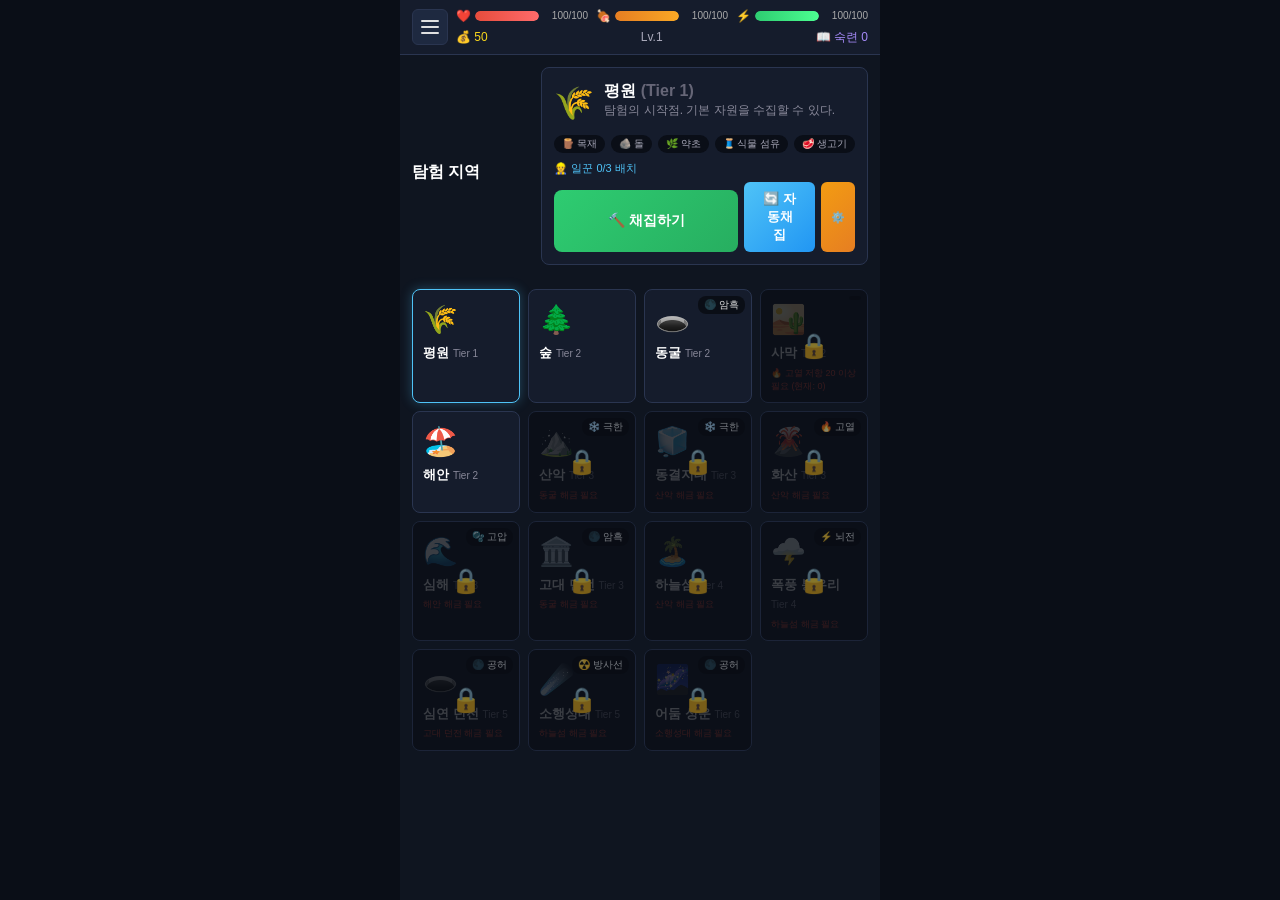
<file: index.html>
<!DOCTYPE html>
<html lang="ko">
<head>
  <meta charset="UTF-8">
  <meta name="viewport" content="width=device-width, initial-scale=1.0, user-scalable=no">
  <title>생존의 별 - Survival Crafting Game</title>
  <link rel="stylesheet" href="css/style.css">
  <link rel="stylesheet" href="css/sidebar.css">
</head>
<body>
  <div id="app">
    <!-- Top Bar -->
    <header id="top-bar">
      <button id="menu-toggle" class="menu-toggle" aria-label="메뉴 열기">
        <span class="hamburger-icon">
          <span></span>
          <span></span>
          <span></span>
        </span>
      </button>
      <div class="status-meters">
        <div class="meter" id="hp-meter">
          <span class="meter-icon">❤️</span>
          <div class="meter-bar"><div class="meter-fill hp-fill"></div></div>
          <span class="meter-text">100/100</span>
        </div>
        <div class="meter" id="hunger-meter">
          <span class="meter-icon">🍖</span>
          <div class="meter-bar"><div class="meter-fill hunger-fill"></div></div>
          <span class="meter-text">100/100</span>
        </div>
        <div class="meter" id="stamina-meter">
          <span class="meter-icon">⚡</span>
          <div class="meter-bar"><div class="meter-fill stamina-fill"></div></div>
          <span class="meter-text">100/100</span>
        </div>
      </div>
      <div class="top-info">
        <span id="gold-display">💰 0</span>
        <span id="level-display">Lv.1</span>
        <span id="mastery-display">📖 숙련 0</span>
        <div id="buff-display" class="buff-bar"></div>
      </div>
    </header>

    <!-- Sidebar Navigation -->
    <nav id="sidebar-nav" class="sidebar-nav">
      <div class="sidebar-header">
        <h2>생존의 별</h2>
        <button id="sidebar-close" class="sidebar-close" aria-label="메뉴 닫기">✕</button>
      </div>
      <ul class="sidebar-menu">
        <li><button class="tab-btn active" data-tab="zones">🗺️ 지역</button></li>
        <li><button class="tab-btn" data-tab="inventory">🎒 인벤토리</button></li>

        <!-- 제작 카테고리 -->
        <li class="menu-category">
          <button class="category-btn">🔨 제작</button>
          <ul class="submenu">
            <li><button class="tab-btn" data-tab="crafting" data-filter="material">📦 재료</button></li>
            <li><button class="tab-btn" data-tab="crafting" data-filter="equipment">⚔️ 장비</button></li>
            <li><button class="tab-btn" data-tab="crafting" data-filter="tool">🔧 도구</button></li>
            <li><button class="tab-btn" data-tab="crafting" data-filter="vehicle">🚀 탈것</button></li>
            <li><button class="tab-btn" data-tab="crafting" data-filter="food">🍖 음식</button></li>
            <li><button class="tab-btn" data-tab="crafting" data-filter="buff">✨ 버프</button></li>
          </ul>
        </li>

        <li><button class="tab-btn" data-tab="workers">👷 일꾼</button></li>
        <li><button class="tab-btn" data-tab="combat">⚔️ 전투</button></li>
        <li><button class="tab-btn" data-tab="expedition">🏰 원정대</button></li>
        <li><button class="tab-btn" data-tab="codex">📖 도감</button></li>
        <li><button class="tab-btn" data-tab="missions">📜 미션</button></li>
        <li><button class="tab-btn" data-tab="shrine">🏛️ 봉헌</button></li>
        <li><button class="tab-btn" data-tab="market">🏪 시장</button></li>
      </ul>
    </nav>

    <!-- Overlay for sidebar -->
    <div id="sidebar-overlay" class="sidebar-overlay"></div>

    <!-- Tab Content -->
    <main id="tab-content">
      <!-- Zones Tab -->
      <div class="tab-panel active" id="panel-zones">
        <div class="panel-header">
          <h2>탐험 지역</h2>
          <div id="current-zone-info"></div>
        </div>
        <div id="zone-list" class="card-grid"></div>
      </div>

      <!-- Inventory Tab -->
      <div class="tab-panel" id="panel-inventory">
        <div class="panel-header">
          <h2>인벤토리</h2>
          <div class="filter-bar">
            <button class="filter-btn active" data-filter="all">전체</button>
            <button class="filter-btn" data-filter="resource">자원</button>
            <button class="filter-btn" data-filter="equipment">장비</button>
            <button class="filter-btn" data-filter="material">가공품</button>
          </div>
        </div>
        <div id="inventory-list" class="item-grid"></div>
      </div>

      <!-- Crafting Tab -->
      <div class="tab-panel" id="panel-crafting">
        <div class="panel-header">
          <h2>제작</h2>
          <div class="filter-bar">
            <button class="filter-btn active" data-filter="all">전체</button>
            <button class="filter-btn" data-filter="material">재료</button>
            <button class="filter-btn" data-filter="equipment">장비</button>
            <button class="filter-btn" data-filter="tool">도구</button>
            <button class="filter-btn" data-filter="vehicle">탈것</button>
            <button class="filter-btn" data-filter="food">음식</button>
            <button class="filter-btn" data-filter="buff">버프</button>
          </div>
        </div>
        <div id="crafting-progress" style="display:none;"></div>
        <div id="recipe-list" class="recipe-grid"></div>
      </div>

      <!-- Workers Tab -->
      <div class="tab-panel" id="panel-workers">
        <div class="panel-header">
          <h2>일꾼 관리</h2>
          <button id="btn-hire-worker" class="btn btn-primary">고용하기 💰</button>
        </div>
        <div id="worker-list" class="worker-grid"></div>
        <div id="worker-deploy-section">
          <h3>배치 현황</h3>
          <div id="deploy-status"></div>
        </div>
      </div>

      <!-- Combat Tab -->
      <div class="tab-panel" id="panel-combat">
        <div class="panel-header">
          <h2>전투</h2>
          <div id="combat-zone-select"></div>
        </div>
        <div id="monster-list" class="monster-grid"></div>
        <div id="combat-arena" class="hidden">
          <div id="combat-log"></div>
          <div id="combat-actions"></div>
        </div>
        <div id="raid-section">
          <h3>⚔️ 레이드 보스</h3>
          <div id="raid-list"></div>
        </div>
      </div>

      <!-- Expedition Tab -->
      <div class="tab-panel" id="panel-expedition">
        <div class="panel-header">
          <h2>🏰 원정대</h2>
          <button id="btn-hire-merc" class="btn btn-primary">용병 고용 💰</button>
        </div>
        <div id="active-expeditions"></div>
        <div id="mercenary-list" class="card-grid"></div>
        <div id="expedition-history"></div>
      </div>

      <!-- Vehicles Tab -->
      <div class="tab-panel" id="panel-vehicles">
        <div class="panel-header">
          <h2>탈것 제작소</h2>
        </div>
        <div id="vehicle-owned" class="vehicle-grid">
          <h3>보유 탈것</h3>
          <div id="owned-vehicle-list"></div>
        </div>
        <div id="vehicle-craft" class="vehicle-grid">
          <h3>제작 가능</h3>
          <div id="craftable-vehicle-list"></div>
        </div>
      </div>

      <!-- Codex Tab -->
      <div class="tab-panel" id="panel-codex">
        <div class="panel-header">
          <h2>도감</h2>
        </div>
        <div id="codex-progress"></div>
        <div class="filter-buttons">
          <button class="filter-btn active" data-filter="all">전체</button>
          <button class="filter-btn" data-filter="resources">자원</button>
          <button class="filter-btn" data-filter="monsters">몬스터</button>
          <button class="filter-btn" data-filter="equipment">장비</button>
        </div>
        <div id="codex-list" class="scroll-container"></div>
      </div>

      <!-- Missions Tab -->
      <div class="tab-panel" id="panel-missions">
        <div class="panel-header">
          <h2>미션 & 업적</h2>
        </div>
        <div id="missions-timer"></div>
        <div class="filter-buttons">
          <button class="filter-btn active" data-filter="daily">일일</button>
          <button class="filter-btn" data-filter="weekly">주간</button>
          <button class="filter-btn" data-filter="achievements">업적</button>
        </div>
        <div id="missions-list" class="scroll-container"></div>
      </div>

      <!-- Shrine Tab -->
      <div class="tab-panel" id="panel-shrine">
        <div class="panel-header">
          <h2>봉헌의 제단</h2>
        </div>
        <div id="shrine-stats"></div>
        <div id="shrine-milestones"></div>
        <h3 style="color:#a78bfa;margin:12px 0 8px;">봉헌 가능한 장비</h3>
        <div id="shrine-equipment-list" class="item-grid"></div>
      </div>

      <!-- Market Tab -->
      <div class="tab-panel" id="panel-market">
        <div class="panel-header">
          <h2>시장</h2>
          <span id="market-timer">다음 시세 변동: --</span>
        </div>
        <div id="market-list" class="market-grid"></div>
      </div>
    </main>

    <!-- Modal Overlay -->
    <div id="modal-overlay" class="hidden">
      <div id="modal-content">
        <button id="modal-close" class="btn-close">✕</button>
        <div id="modal-body"></div>
      </div>
    </div>

    <!-- Toast Notifications -->
    <div id="toast-container"></div>

    <!-- (패배 모달은 기존 modal 시스템 사용) -->
  </div>

  <script type="module" src="js/main.js"></script>
</body>
</html>
</file>
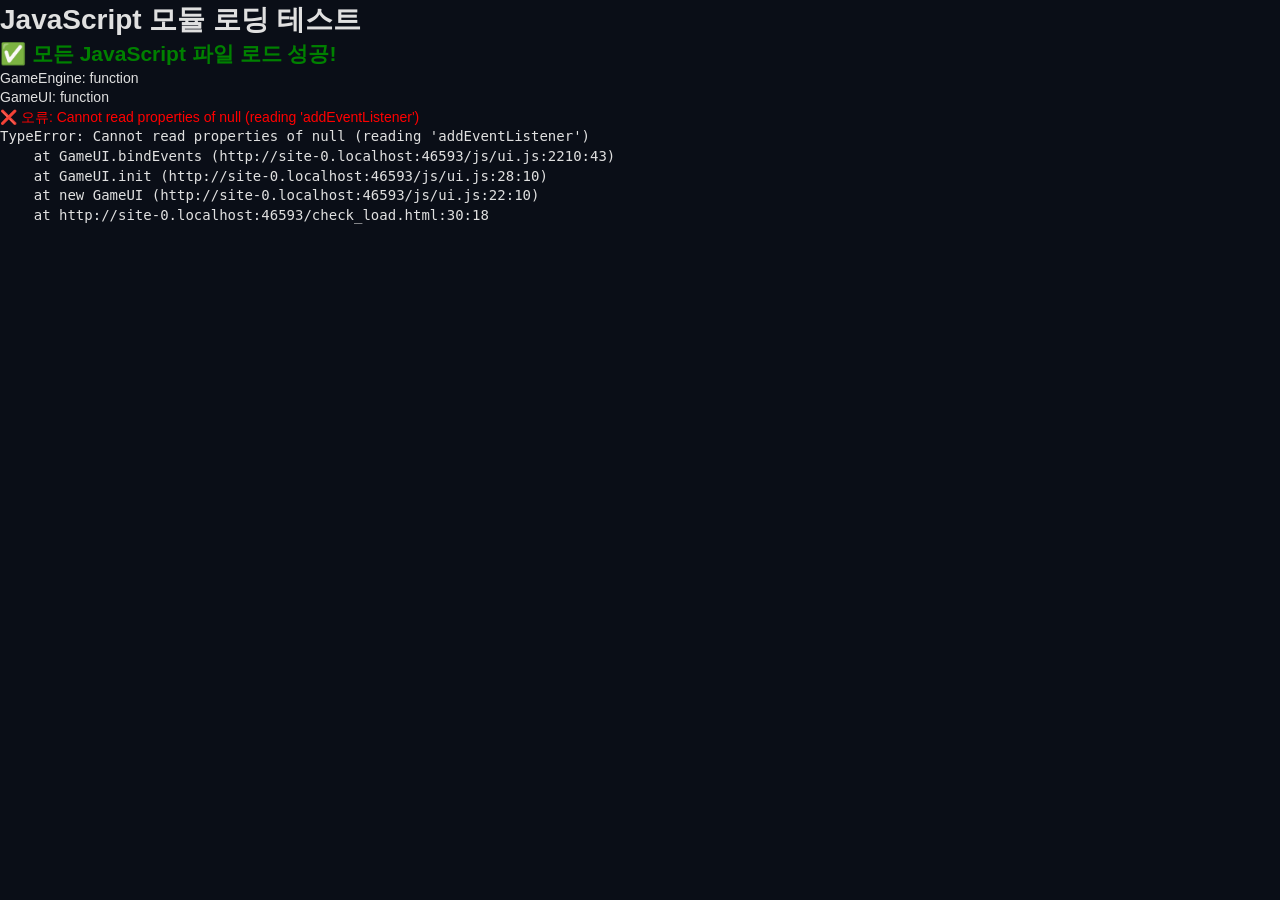
<file: check_load.html>
<!DOCTYPE html>
<html lang="ko">
<head>
  <meta charset="UTF-8">
  <title>JavaScript 로딩 확인</title>
  <link rel="stylesheet" href="css/style.css">
  <link rel="stylesheet" href="css/sidebar.css">
</head>
<body>
  <h1>JavaScript 모듈 로딩 테스트</h1>
  <div id="status">로딩 중...</div>
  
  <script type="module">
    import { GameEngine } from './js/game.js';
    import { GameUI } from './js/ui.js';
    
    console.log('✅ game.js 로드 성공');
    console.log('✅ ui.js 로드 성공');
    
    document.getElementById('status').innerHTML = `
      <h2 style="color: green;">✅ 모든 JavaScript 파일 로드 성공!</h2>
      <p>GameEngine: ${typeof GameEngine}</p>
      <p>GameUI: ${typeof GameUI}</p>
    `;
    
    // 실제 초기화 테스트
    try {
      const engine = new GameEngine();
      engine.init();
      const ui = new GameUI(engine);
      
      console.log('✅ 게임 초기화 성공');
      document.getElementById('status').innerHTML += `
        <p style="color: green;">✅ 게임 엔진 초기화 성공</p>
        <p>_game.getState() 콘솔에서 확인 가능</p>
      `;
      
      window._game = engine;
      window._ui = ui;
      
    } catch (error) {
      console.error('❌ 초기화 오류:', error);
      document.getElementById('status').innerHTML += `
        <p style="color: red;">❌ 오류: ${error.message}</p>
        <pre>${error.stack}</pre>
      `;
    }
  </script>
</body>
</html>
</file>
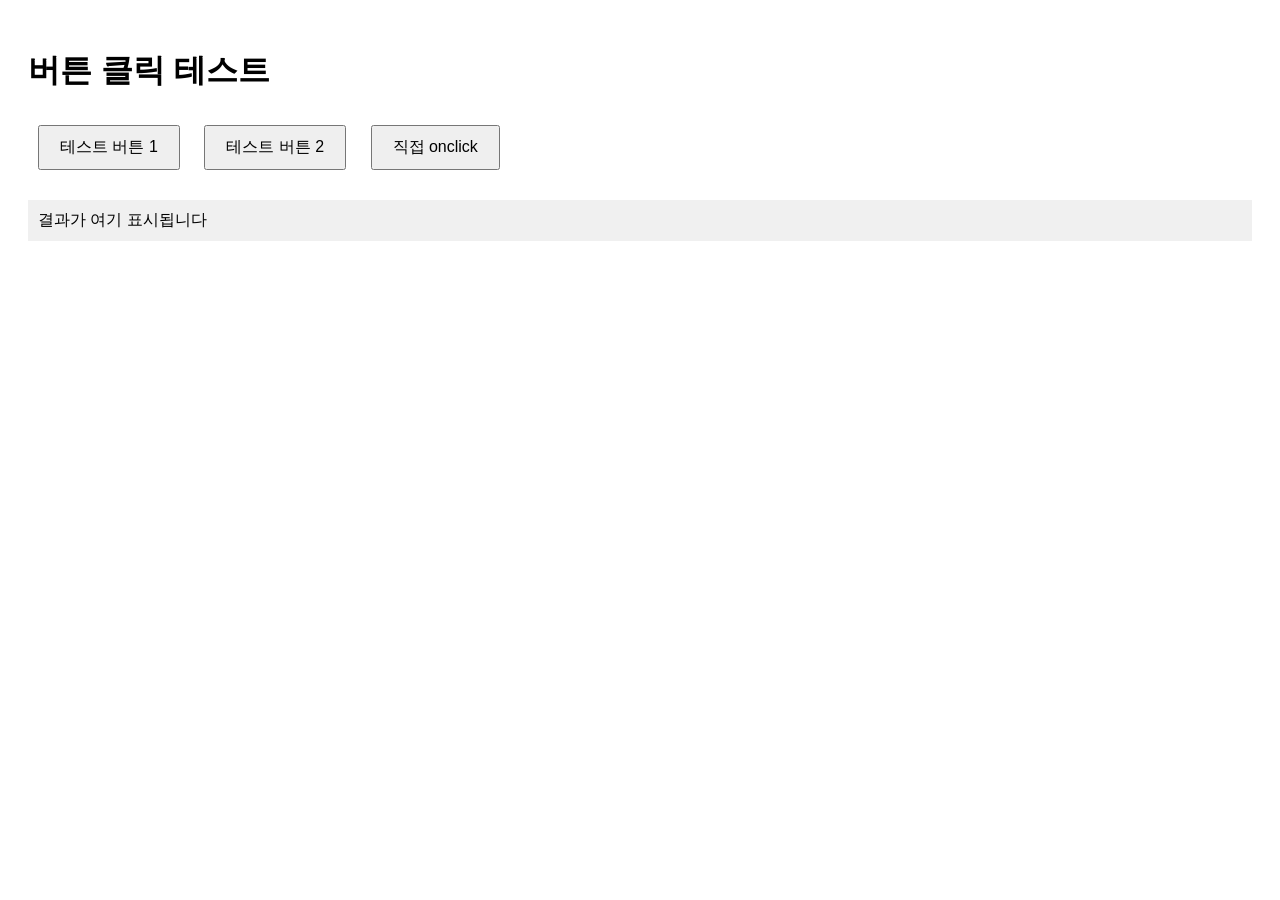
<file: test_buttons.html>
<!DOCTYPE html>
<html lang="ko">
<head>
  <meta charset="UTF-8">
  <title>버튼 테스트</title>
  <style>
    body { padding: 20px; font-family: sans-serif; }
    button { padding: 10px 20px; margin: 10px; font-size: 16px; cursor: pointer; }
    .result { margin-top: 20px; padding: 10px; background: #f0f0f0; }
  </style>
</head>
<body>
  <h1>버튼 클릭 테스트</h1>
  
  <button id="test1">테스트 버튼 1</button>
  <button id="test2">테스트 버튼 2</button>
  <button onclick="alert('직접 onclick 작동!')">직접 onclick</button>
  
  <div class="result" id="result">결과가 여기 표시됩니다</div>
  
  <script>
    console.log('스크립트 로드됨');
    
    // 방법 1: getElementById + addEventListener
    const btn1 = document.getElementById('test1');
    if (btn1) {
      btn1.addEventListener('click', () => {
        console.log('버튼 1 클릭!');
        document.getElementById('result').textContent = '버튼 1 작동!';
      });
      console.log('버튼 1 이벤트 바인딩 완료');
    } else {
      console.error('버튼 1을 찾을 수 없음');
    }
    
    // 방법 2: querySelector + addEventListener
    document.querySelector('#test2')?.addEventListener('click', () => {
      console.log('버튼 2 클릭!');
      document.getElementById('result').textContent = '버튼 2 작동!';
    });
    
    console.log('모든 이벤트 바인딩 완료');
  </script>
</body>
</html>
</file>
<file: css/style.css>
/* ===== Reset & Base ===== */
* { margin: 0; padding: 0; box-sizing: border-box; }
html, body { height: 100%; overflow: hidden; }
body {
  font-family: -apple-system, 'Malgun Gothic', '맑은 고딕', sans-serif;
  background: #0a0e17;
  color: #e0e0e0;
  font-size: 14px;
  line-height: 1.4;
  user-select: none;
  -webkit-user-select: none;
}
#app {
  display: flex;
  flex-direction: column;
  height: 100vh;
  max-width: 480px;
  margin: 0 auto;
  background: #0f1520;
}

/* ===== Top Bar ===== */
#top-bar {
  background: #151c2c;
  padding: 8px 12px;
  border-bottom: 1px solid #2a3550;
  flex-shrink: 0;
}
.status-meters {
  display: flex;
  gap: 8px;
  margin-bottom: 4px;
}
.meter {
  flex: 1;
  display: flex;
  align-items: center;
  gap: 4px;
  font-size: 11px;
}
.meter-icon { font-size: 12px; }
.meter-bar {
  flex: 1;
  height: 10px;
  background: #1a2235;
  border-radius: 5px;
  overflow: hidden;
}
.meter-fill {
  height: 100%;
  border-radius: 5px;
  transition: width 0.3s ease;
}
.hp-fill { background: linear-gradient(90deg, #e74c3c, #ff6b6b); width: 100%; }
.hunger-fill { background: linear-gradient(90deg, #e67e22, #f9a825); width: 100%; }
.stamina-fill { background: linear-gradient(90deg, #2ecc71, #4cff91); width: 100%; }
.meter-text { font-size: 10px; min-width: 45px; text-align: right; color: #aaa; }

.top-info {
  display: flex;
  justify-content: space-between;
  font-size: 12px;
  color: #aab;
}
#gold-display { color: #f9d71c; }
#mastery-display { color: #a78bfa; }

/* ===== Tab Navigation ===== */
#tab-nav {
  display: flex;
  background: #151c2c;
  border-bottom: 2px solid #2a3550;
  overflow-x: auto;
  flex-shrink: 0;
  scrollbar-width: none;
  cursor: grab;
  user-select: none;
}
#tab-nav::-webkit-scrollbar { display: none; }
.tab-btn {
  flex-shrink: 0;
  padding: 8px 12px;
  background: none;
  border: none;
  color: #667;
  font-size: 12px;
  cursor: pointer;
  border-bottom: 2px solid transparent;
  transition: all 0.2s;
  white-space: nowrap;
}
.tab-btn.active {
  color: #4fc3f7;
  border-bottom-color: #4fc3f7;
}
.tab-btn:hover { color: #8cf; }

/* ===== Tab Content ===== */
#tab-content {
  flex: 1;
  overflow-y: auto;
  overflow-x: hidden;
  scrollbar-width: thin;
  scrollbar-color: #2a3550 transparent;
}
.tab-panel {
  display: none;
  padding: 12px;
  min-height: 100%;
}
.tab-panel.active { display: block; }

.panel-header {
  display: flex;
  justify-content: space-between;
  align-items: center;
  margin-bottom: 12px;
  flex-wrap: wrap;
  gap: 8px;
}
.panel-header h2 {
  font-size: 16px;
  color: #fff;
}

/* ===== Filter Bar ===== */
.filter-bar,
.filter-buttons {
  display: flex;
  gap: 4px;
  flex-wrap: wrap;
}
.filter-btn {
  padding: 4px 10px;
  background: #1a2235;
  border: 1px solid #2a3550;
  border-radius: 12px;
  color: #889;
  font-size: 11px;
  cursor: pointer;
  transition: all 0.2s;
}
.filter-btn.active {
  background: #4fc3f7;
  color: #000;
  border-color: #4fc3f7;
}

/* ===== Buttons ===== */
.btn {
  padding: 8px 16px;
  border: none;
  border-radius: 6px;
  cursor: pointer;
  font-size: 13px;
  font-weight: 600;
  transition: all 0.2s;
}
.btn-primary {
  background: linear-gradient(135deg, #4fc3f7, #2196f3);
  color: #fff;
}
.btn-primary:hover { background: linear-gradient(135deg, #67d5ff, #42a5f5); }
.btn-primary:disabled {
  background: #2a3550;
  color: #556;
  cursor: not-allowed;
}
.btn-danger {
  background: linear-gradient(135deg, #e74c3c, #c0392b);
  color: #fff;
}
.btn-success {
  background: linear-gradient(135deg, #2ecc71, #27ae60);
  color: #fff;
}
.btn-warning {
  background: linear-gradient(135deg, #f39c12, #e67e22);
  color: #fff;
}
.btn-small {
  padding: 4px 10px;
  font-size: 11px;
}
.btn-close {
  position: absolute;
  top: 8px;
  right: 8px;
  background: none;
  border: none;
  color: #aaa;
  font-size: 20px;
  cursor: pointer;
}

/* ===== Card Grid ===== */
.card-grid {
  display: grid;
  grid-template-columns: repeat(auto-fill, minmax(140px, 1fr));
  gap: 8px;
}

/* ===== Zone Cards ===== */
.zone-card {
  background: #151c2c;
  border: 1px solid #2a3550;
  border-radius: 8px;
  padding: 10px;
  cursor: pointer;
  transition: all 0.2s;
  position: relative;
  overflow: hidden;
}
.zone-card:hover { border-color: #4fc3f7; transform: translateY(-2px); }
.zone-card.locked { opacity: 0.5; cursor: default; }
.zone-card.locked:hover { border-color: #2a3550; transform: none; }
.zone-card.active { border-color: #4fc3f7; box-shadow: 0 0 12px rgba(79,195,247,0.3); }
.zone-card .zone-icon { font-size: 28px; display: block; margin-bottom: 4px; }
.zone-card .zone-name { font-size: 13px; font-weight: 600; color: #fff; }
.zone-card .zone-tier { font-size: 10px; color: #889; }
.zone-card .zone-env {
  position: absolute;
  top: 6px;
  right: 6px;
  font-size: 10px;
  padding: 2px 6px;
  border-radius: 8px;
  background: rgba(0,0,0,0.5);
}
.zone-card .zone-workers {
  font-size: 10px;
  color: #4fc3f7;
  margin-top: 4px;
}
.zone-lock-overlay {
  position: absolute;
  top: 0; left: 0; right: 0; bottom: 0;
  background: rgba(0,0,0,0.6);
  display: flex;
  align-items: center;
  justify-content: center;
  font-size: 24px;
}

/* ===== Item Grid ===== */
.item-grid {
  display: grid;
  grid-template-columns: repeat(auto-fill, minmax(90px, 1fr));
  gap: 6px;
}
.item-slot {
  background: #151c2c;
  border: 1px solid #2a3550;
  border-radius: 6px;
  padding: 8px;
  text-align: center;
  cursor: pointer;
  transition: all 0.2s;
  position: relative;
}
.item-slot:hover { border-color: #4fc3f7; }
.item-slot .item-icon { font-size: 24px; display: block; }
.item-slot .item-name { font-size: 10px; color: #ccc; margin-top: 2px; display: block; overflow: hidden; text-overflow: ellipsis; white-space: nowrap; }
.item-slot .item-count {
  position: absolute;
  bottom: 4px;
  right: 6px;
  font-size: 11px;
  font-weight: 700;
  color: #4fc3f7;
}
.item-slot.tier-1 { border-color: #555; }
.item-slot.tier-2 { border-color: #2ecc71; }
.item-slot.tier-3 { border-color: #3498db; }
.item-slot.tier-4 { border-color: #9b59b6; }
.item-slot.tier-5 { border-color: #e67e22; }
.item-slot.tier-6 { border-color: #e74c3c; }

/* ===== Recipe Grid ===== */
.recipe-grid {
  display: flex;
  flex-direction: column;
  gap: 8px;
}
.recipe-card {
  background: #151c2c;
  border: 1px solid #2a3550;
  border-radius: 8px;
  padding: 10px;
  display: flex;
  align-items: center;
  gap: 10px;
  cursor: pointer;
  transition: all 0.2s;
}
.recipe-card:hover { border-color: #4fc3f7; }
.recipe-card.craftable { border-color: #2ecc71; }
.recipe-card .recipe-icon { font-size: 28px; flex-shrink: 0; }
.recipe-card .recipe-info { flex: 1; min-width: 0; }
.recipe-card .recipe-name { font-size: 13px; font-weight: 600; color: #fff; }
.recipe-card .recipe-ingredients { font-size: 10px; color: #889; margin-top: 2px; }
.recipe-card .recipe-ingredient { display: inline-block; margin-right: 6px; }
.recipe-card .recipe-ingredient.has { color: #2ecc71; }
.recipe-card .recipe-ingredient.missing { color: #e74c3c; }
.recipe-card .btn { flex-shrink: 0; }

/* ===== Worker Grid ===== */
.worker-grid {
  display: flex;
  flex-direction: column;
  gap: 8px;
  margin-bottom: 16px;
}
.worker-card {
  background: #151c2c;
  border: 1px solid #2a3550;
  border-radius: 8px;
  padding: 10px;
  cursor: pointer;
  transition: all 0.2s;
}
.worker-card:hover { border-color: #4fc3f7; }
.worker-card .worker-header {
  display: flex;
  justify-content: space-between;
  align-items: center;
  margin-bottom: 6px;
}
.worker-card .worker-name { font-weight: 600; color: #fff; font-size: 13px; }
.worker-card .worker-type { font-size: 11px; color: #4fc3f7; }
.worker-card .worker-stats {
  display: flex;
  gap: 8px;
  font-size: 10px;
  color: #889;
  flex-wrap: wrap;
}
.worker-card .worker-stats span { color: #aab; }
.worker-card .worker-deploy-info {
  font-size: 11px;
  color: #2ecc71;
  margin-top: 4px;
}
.stat-label { color: #667 !important; }
.stat-value { color: #fff !important; }

/* ===== Monster Grid ===== */
.monster-grid {
  display: flex;
  flex-direction: column;
  gap: 8px;
}
.monster-card {
  background: #151c2c;
  border: 1px solid #2a3550;
  border-radius: 8px;
  padding: 10px;
  display: flex;
  align-items: center;
  gap: 10px;
  cursor: pointer;
  transition: all 0.2s;
}
.monster-card:hover { border-color: #e74c3c; }
.monster-card.raid-boss {
  border-color: #9b59b6;
  background: linear-gradient(135deg, #151c2c, #1a1530);
}
.monster-card .monster-icon { font-size: 32px; flex-shrink: 0; }
.monster-card .monster-info { flex: 1; }
.monster-card .monster-name { font-size: 13px; font-weight: 600; color: #fff; }
.monster-card .monster-stats-row { font-size: 10px; color: #889; margin-top: 2px; }
.monster-card .monster-actions { display: flex; flex-direction: column; gap: 4px; flex-shrink: 0; }

/* ===== Combat Arena ===== */
#combat-arena {
  background: #0d1117;
  border: 1px solid #2a3550;
  border-radius: 8px;
  padding: 12px;
  margin-top: 12px;
}
#combat-arena.hidden { display: none; }
.combat-header {
  display: flex;
  justify-content: space-between;
  margin-bottom: 10px;
}
.combatant {
  text-align: center;
  flex: 1;
}
.combatant-name { font-weight: 600; font-size: 13px; }
.combatant-hp-bar {
  height: 8px;
  background: #1a2235;
  border-radius: 4px;
  margin-top: 4px;
  overflow: hidden;
}
.combatant-hp-fill {
  height: 100%;
  background: #e74c3c;
  border-radius: 4px;
  transition: width 0.3s;
}
.combatant-hp-text { font-size: 10px; color: #aaa; margin-top: 2px; }
#combat-log {
  max-height: 150px;
  overflow-y: auto;
  font-size: 11px;
  padding: 8px;
  background: #0a0e17;
  border-radius: 4px;
  margin-bottom: 8px;
}
#combat-log .log-entry { padding: 2px 0; border-bottom: 1px solid #1a2235; }
.log-damage { color: #e74c3c; }
.log-heal { color: #2ecc71; }
.log-info { color: #4fc3f7; }
.log-loot { color: #f9d71c; }
#combat-actions {
  display: flex;
  gap: 6px;
  flex-wrap: wrap;
}

/* ===== Vehicle Grid ===== */
.vehicle-grid { margin-bottom: 16px; }
.vehicle-grid h3 { font-size: 14px; color: #aab; margin-bottom: 8px; }
.vehicle-card {
  background: #151c2c;
  border: 1px solid #2a3550;
  border-radius: 8px;
  padding: 12px;
  margin-bottom: 8px;
  display: flex;
  align-items: center;
  gap: 10px;
  transition: all 0.2s;
}
.vehicle-card:hover { border-color: #4fc3f7; }
.vehicle-card.equipped { border-color: #2ecc71; box-shadow: 0 0 8px rgba(46,204,113,0.2); }
.vehicle-card .vehicle-icon { font-size: 36px; }
.vehicle-card .vehicle-info { flex: 1; }
.vehicle-card .vehicle-name { font-weight: 600; color: #fff; }
.vehicle-card .vehicle-type { font-size: 11px; color: #889; }
.vehicle-card .vehicle-stats { font-size: 11px; color: #4fc3f7; margin-top: 2px; }

/* ===== Market Grid ===== */
.market-grid {
  display: flex;
  flex-direction: column;
  gap: 6px;
}
.market-row {
  background: #151c2c;
  border: 1px solid #2a3550;
  border-radius: 6px;
  padding: 8px 10px;
  display: flex;
  align-items: center;
  gap: 8px;
  font-size: 12px;
}
.market-row .market-item-name { flex: 1; color: #fff; font-weight: 500; }
.market-row .market-price { min-width: 60px; text-align: right; font-weight: 600; }
.market-row .market-price.up { color: #e74c3c; }
.market-row .market-price.down { color: #2ecc71; }
.market-row .market-price.stable { color: #889; }
.market-row .market-trend { font-size: 10px; min-width: 20px; }
.market-row .market-actions { display: flex; gap: 4px; }
.market-qty {
  width: 40px;
  background: #0a0e17;
  border: 1px solid #2a3550;
  border-radius: 4px;
  color: #fff;
  text-align: center;
  font-size: 11px;
  padding: 2px;
}

/* ===== Modal ===== */
#modal-overlay {
  position: fixed;
  top: 0; left: 0; right: 0; bottom: 0;
  background: rgba(0,0,0,0.75);
  display: flex;
  align-items: center;
  justify-content: center;
  z-index: 100;
  padding: 20px;
}
#modal-overlay.hidden { display: none; }
#modal-content {
  background: #151c2c;
  border: 1px solid #2a3550;
  border-radius: 12px;
  padding: 20px;
  max-width: 400px;
  width: 100%;
  max-height: 80vh;
  overflow-y: auto;
  position: relative;
}
.modal-title { font-size: 16px; font-weight: 700; color: #fff; margin-bottom: 12px; }
.modal-section { margin-bottom: 12px; }
.modal-section-title { font-size: 12px; color: #4fc3f7; margin-bottom: 6px; font-weight: 600; }
.modal-stat-row {
  display: flex;
  justify-content: space-between;
  font-size: 12px;
  padding: 3px 0;
  border-bottom: 1px solid #1a2235;
}
.modal-stat-label { color: #889; }
.modal-stat-value { color: #fff; font-weight: 600; }

/* ===== Auto-Battle Panel ===== */
.auto-session-panel {
  background: #0d1117;
  border: 1px solid #2a3550;
  border-radius: 8px;
  padding: 10px;
  margin-bottom: 8px;
}
.auto-session-header {
  display: flex;
  align-items: center;
  gap: 8px;
  margin-bottom: 6px;
  font-size: 12px;
}
.auto-badge {
  background: linear-gradient(135deg, #4fc3f7, #2196f3);
  color: #000;
  padding: 2px 8px;
  border-radius: 10px;
  font-size: 11px;
  font-weight: 700;
  animation: autoPulse 1.5s ease infinite;
}
@keyframes autoPulse { 0%,100% { opacity: 1; } 50% { opacity: 0.7; } }
.auto-speed-badge {
  background: #f39c12;
  color: #000;
  padding: 2px 6px;
  border-radius: 8px;
  font-size: 10px;
  font-weight: 700;
}
.auto-count {
  color: #aab;
  font-size: 11px;
  margin-left: auto;
}
.auto-session-stats {
  display: flex;
  gap: 12px;
  font-size: 11px;
  color: #ccc;
  flex-wrap: wrap;
}
.auto-session-loot {
  font-size: 10px;
  color: #f9d71c;
  margin-top: 4px;
  padding-top: 4px;
  border-top: 1px solid #1a2235;
}
.auto-controls {
  display: flex;
  gap: 6px;
  margin-top: 8px;
}

/* Equipment Slots */
.equip-slots {
  display: grid;
  grid-template-columns: repeat(4, 1fr);
  gap: 6px;
  margin-top: 8px;
}
.equip-slot {
  background: #0a0e17;
  border: 1px dashed #2a3550;
  border-radius: 6px;
  padding: 8px;
  text-align: center;
  font-size: 10px;
  color: #556;
  cursor: pointer;
  min-height: 60px;
  display: flex;
  flex-direction: column;
  align-items: center;
  justify-content: center;
}
.equip-slot.filled {
  border-style: solid;
  border-color: #4fc3f7;
  color: #fff;
}
.equip-slot .slot-icon { font-size: 20px; margin-bottom: 2px; }
.equip-slot .slot-label { font-size: 9px; color: #667; }

/* Resistance bars */
.resist-bar {
  display: flex;
  align-items: center;
  gap: 6px;
  font-size: 11px;
  margin: 3px 0;
}
.resist-bar .resist-label { min-width: 50px; color: #889; }
.resist-bar .resist-track {
  flex: 1;
  height: 6px;
  background: #1a2235;
  border-radius: 3px;
  overflow: hidden;
}
.resist-bar .resist-fill {
  height: 100%;
  border-radius: 3px;
}
.resist-fire .resist-fill { background: #e74c3c; }
.resist-cold .resist-fill { background: #3498db; }
.resist-lightning .resist-fill { background: #f1c40f; }
.resist-void .resist-fill { background: #9b59b6; }
.resist-pressure .resist-fill { background: #1abc9c; }
.resist-radiation .resist-fill { background: #2ecc71; }

/* ===== Toast ===== */
#toast-container {
  position: fixed;
  bottom: 60px;
  left: 50%;
  transform: translateX(-50%);
  z-index: 200;
  display: flex;
  flex-direction: column-reverse;
  gap: 6px;
  pointer-events: none;
  max-width: 350px;
  width: 90%;
}
.toast {
  padding: 8px 16px;
  border-radius: 8px;
  font-size: 12px;
  text-align: center;
  animation: toastIn 0.3s ease, toastOut 0.3s ease 2.7s;
  pointer-events: auto;
}
.toast-info { background: rgba(79,195,247,0.9); color: #000; }
.toast-success { background: rgba(46,204,113,0.9); color: #000; }
.toast-warning { background: rgba(243,156,18,0.9); color: #000; }
.toast-error { background: rgba(231,76,60,0.9); color: #fff; }
.toast-loot { background: rgba(249,215,28,0.9); color: #000; }
@keyframes toastIn { from { opacity: 0; transform: translateY(20px); } to { opacity: 1; transform: translateY(0); } }
@keyframes toastOut { from { opacity: 1; } to { opacity: 0; } }

/* ===== Deploy Status ===== */
#deploy-status .deploy-zone {
  background: #151c2c;
  border: 1px solid #2a3550;
  border-radius: 8px;
  padding: 10px;
  margin-bottom: 8px;
}
.deploy-zone .deploy-zone-name { font-weight: 600; font-size: 13px; color: #4fc3f7; margin-bottom: 6px; }
.deploy-zone .deploy-worker-row {
  display: flex;
  justify-content: space-between;
  align-items: center;
  padding: 4px 0;
  font-size: 11px;
  border-bottom: 1px solid #1a2235;
}
.deploy-efficiency { color: #2ecc71; }
.deploy-gathering { color: #f9d71c; font-size: 10px; }

/* ===== Gathering animation ===== */
.gather-btn {
  padding: 12px 24px;
  font-size: 14px;
  font-weight: 700;
  border-radius: 8px;
  width: 100%;
  margin-top: 8px;
}
.gather-btn:active {
  transform: scale(0.95);
}
.gather-result {
  font-size: 12px;
  color: #f9d71c;
  text-align: center;
  padding: 6px;
  animation: fadeUp 1s ease;
}
@keyframes fadeUp { from { opacity: 1; transform: translateY(0); } to { opacity: 0; transform: translateY(-20px); } }

/* ===== Scrollbar ===== */
::-webkit-scrollbar { width: 4px; }
::-webkit-scrollbar-track { background: transparent; }
::-webkit-scrollbar-thumb { background: #2a3550; border-radius: 2px; }

/* ===== Progress bar generic ===== */
.progress-bar {
  height: 6px;
  background: #1a2235;
  border-radius: 3px;
  overflow: hidden;
  margin-top: 4px;
}
.progress-fill {
  height: 100%;
  background: #4fc3f7;
  border-radius: 3px;
  transition: width 0.3s;
}

/* ===== Misc ===== */
.hidden { display: none !important; }
.text-center { text-align: center; }
.mt-8 { margin-top: 8px; }
.mb-8 { margin-bottom: 8px; }
.text-muted { color: #667; }
.text-gold { color: #f9d71c; }
.text-red { color: #e74c3c; }
.text-green { color: #2ecc71; }
.text-blue { color: #4fc3f7; }
.text-purple { color: #a78bfa; }

.inline-flex { display: inline-flex; align-items: center; gap: 4px; }

/* Zone detail panel in zones tab */
.zone-detail {
  background: #151c2c;
  border: 1px solid #2a3550;
  border-radius: 8px;
  padding: 12px;
  margin-bottom: 12px;
}
.zone-detail-header {
  display: flex;
  align-items: center;
  gap: 10px;
  margin-bottom: 8px;
}
.zone-detail-icon { font-size: 32px; }
.zone-detail-title { font-size: 16px; font-weight: 700; color: #fff; }
.zone-detail-desc { font-size: 12px; color: #889; margin-bottom: 8px; }
.zone-resources-preview {
  display: flex;
  gap: 6px;
  flex-wrap: wrap;
  margin-bottom: 8px;
}
.zone-res-tag {
  padding: 2px 8px;
  background: #0a0e17;
  border-radius: 10px;
  font-size: 10px;
  color: #aab;
}

/* ===== Codex Cards ===== */
.codex-card {
  display: flex;
  gap: 12px;
  align-items: center;
  padding: 10px;
  background: rgba(255,255,255,0.05);
  border-radius: 8px;
  margin-bottom: 6px;
  cursor: pointer;
  transition: background 0.2s;
}
.codex-card:hover {
  background: rgba(255,255,255,0.1);
}
.codex-card.locked {
  opacity: 0.5;
  cursor: not-allowed;
}
.codex-card.locked:hover {
  background: rgba(255,255,255,0.05);
}
.codex-info {
  flex: 1;
  min-width: 0;
}

/* ===== Mission Cards ===== */
.mission-card {
  display: flex;
  gap: 12px;
  align-items: center;
  padding: 12px;
  background: rgba(255,255,255,0.05);
  border-radius: 8px;
  margin-bottom: 8px;
  border-left: 3px solid #555;
  transition: background 0.2s;
}
.mission-card.completed {
  border-left-color: #4caf50;
  background: rgba(76,175,80,0.1);
}
.mission-card.claimed {
  border-left-color: #333;
  opacity: 0.5;
}
.mission-info {
  flex: 1;
  min-width: 0;
}
.mission-name {
  font-size: 13px;
  font-weight: 600;
  color: #fff;
  margin-bottom: 2px;
}
.mission-desc {
  font-size: 11px;
  color: #889;
  margin-bottom: 6px;
}
.mission-progress-bar {
  height: 6px;
  background: #222;
  border-radius: 3px;
  overflow: hidden;
  margin-bottom: 4px;
}
.mission-progress-fill {
  height: 100%;
  border-radius: 3px;
  transition: width 0.3s;
}
.mission-progress-fill.daily { background: #2196f3; }
.mission-progress-fill.weekly { background: #ff9800; }
.mission-progress-fill.full { background: #4caf50; }
.mission-progress-text {
  font-size: 10px;
  color: #889;
}
.mission-reward {
  display: flex;
  flex-direction: column;
  align-items: center;
  gap: 4px;
  min-width: 70px;
}
.mission-reward-text {
  font-size: 10px;
  color: #aab;
  text-align: center;
}
.mission-reset-timer {
  padding: 8px 12px;
  background: rgba(33,150,243,0.1);
  border-radius: 8px;
  margin-bottom: 12px;
  font-size: 12px;
  color: #889;
  display: flex;
  justify-content: space-between;
}

/* Achievement Cards */
.achievement-card {
  display: flex;
  gap: 12px;
  align-items: center;
  padding: 12px;
  background: rgba(255,255,255,0.05);
  border-radius: 8px;
  margin-bottom: 6px;
  border-left: 3px solid #555;
}
.achievement-card.unlocked {
  border-left-color: #ffd700;
  background: rgba(255,215,0,0.08);
}
.achievement-icon {
  font-size: 24px;
  min-width: 32px;
  text-align: center;
}
.achievement-info {
  flex: 1;
  min-width: 0;
}
.achievement-name {
  font-size: 13px;
  font-weight: 600;
  color: #fff;
  margin-bottom: 2px;
}
.achievement-desc {
  font-size: 11px;
  color: #889;
  margin-bottom: 4px;
}
.achievement-progress {
  font-size: 10px;
  color: #4caf50;
}
.achievement-reward-text {
  font-size: 10px;
  color: #aab;
  min-width: 60px;
  text-align: right;
}

/* ===== 일꾼 유지비 바 ===== */
.worker-maintenance {
  margin-top: 6px;
  padding-top: 6px;
  border-top: 1px solid rgba(255,255,255,0.05);
}
.worker-maint-row {
  display: flex;
  align-items: center;
  gap: 6px;
  font-size: 11px;
}
.worker-maint-row + .worker-maint-row { margin-top: 3px; }
.mini-bar {
  flex: 1;
  height: 4px;
  background: rgba(255,255,255,0.1);
  border-radius: 2px;
  overflow: hidden;
}
.mini-fill {
  height: 100%;
  background: #2ecc71;
  border-radius: 2px;
  transition: width 0.3s;
}
.mini-fill.warning { background: #e74c3c; }
.mini-label {
  font-size: 10px;
  color: #889;
  min-width: 50px;
  text-align: right;
}
.maint-detail-row {
  display: flex;
  align-items: center;
  font-size: 12px;
}

/* ===== 상인 의뢰 카드 ===== */
.merchant-quest {
  border-bottom: 1px solid rgba(255,255,255,0.08);
  padding: 10px 0;
}
.merchant-quest:last-child { border-bottom: none; }
.merchant-quest-header {
  display: flex;
  justify-content: space-between;
  align-items: center;
}
.merchant-name {
  font-size: 11px;
  color: #ff9800;
}
.merchant-reward {
  color: #f9d71c;
  font-weight: 600;
  font-size: 13px;
}
.merchant-timer {
  font-size: 11px;
  color: #889;
}
.merchant-progress {
  display: flex;
  align-items: center;
  gap: 8px;
  margin-top: 6px;
}

/* ===== Expedition / Mercenary ===== */
.merc-card {
  background: var(--card-bg, #1a1a2e);
  border: 1px solid #333;
  border-radius: 8px;
  padding: 10px;
  cursor: pointer;
  transition: border-color 0.2s;
}
.merc-card:hover { border-color: var(--accent, #4fc3f7); }
.merc-header {
  display: flex;
  justify-content: space-between;
  align-items: center;
  margin-bottom: 4px;
}
.merc-name { font-weight: bold; font-size: 13px; }
.merc-class { font-size: 11px; color: #aaa; margin-bottom: 4px; }

.status-badge {
  font-size: 10px;
  padding: 2px 6px;
  border-radius: 8px;
  font-weight: bold;
}
.status-badge.idle { background: #2e7d32; color: #c8e6c9; }
.status-badge.expedition { background: #1565c0; color: #bbdefb; }
.status-badge.recovering { background: #e65100; color: #ffe0b2; }

.expedition-active-card {
  background: var(--card-bg, #1a1a2e);
  border: 1px solid #1565c0;
  border-radius: 6px;
  padding: 8px;
  margin-bottom: 6px;
}
.expedition-active-header {
  display: flex;
  justify-content: space-between;
  font-size: 13px;
  margin-bottom: 4px;
}

.expedition-result {
  border-bottom: 1px solid #333;
  padding: 6px 0;
  font-size: 12px;
}
.expedition-result:last-child { border-bottom: none; }
.expedition-result-header {
  display: flex;
  justify-content: space-between;
  margin-bottom: 2px;
}
.expedition-result.success .expedition-result-header { color: #81c784; }
.expedition-result.fail .expedition-result-header { color: #ef9a9a; }
.expedition-result-detail {
  color: #aaa;
  font-size: 11px;
}

/* Hire modal */
.hire-option {
  background: var(--card-bg, #1a1a2e);
  border: 1px solid #333;
  border-radius: 6px;
  padding: 8px;
  margin-bottom: 6px;
}
.hire-option.disabled { opacity: 0.5; }
.hire-option-header {
  display: flex;
  justify-content: space-between;
  font-weight: bold;
  margin-bottom: 4px;
}
.hire-cost { color: #ffd54f; }
.hire-option-desc { font-size: 11px; color: #aaa; margin-bottom: 4px; }
.hire-option-stats { font-size: 11px; color: #889; margin-bottom: 6px; }

/* Mercenary detail modal */
.merc-detail-stats {
  display: flex;
  gap: 12px;
  font-size: 13px;
  margin: 8px 0;
}
.merc-equip-row {
  margin: 4px 0;
  font-size: 12px;
}
.merc-equip-select {
  background: #1a1a2e;
  color: #eee;
  border: 1px solid #555;
  border-radius: 4px;
  padding: 2px 4px;
  font-size: 11px;
  margin-top: 2px;
  width: 100%;
}

/* Expedition zone list in dispatch */
.expedition-zone-list { max-height: 300px; overflow-y: auto; }
.expedition-zone-option {
  display: flex;
  justify-content: space-between;
  align-items: center;
  padding: 6px 0;
  border-bottom: 1px solid #333;
  font-size: 12px;
  gap: 8px;
}
.expedition-zone-option:last-child { border-bottom: none; }

/* ===== Buff Bar (Top Bar) ===== */
.buff-bar {
  display: flex;
  gap: 4px;
  flex-wrap: wrap;
  align-items: center;
}
.buff-badge {
  display: inline-flex;
  align-items: center;
  gap: 3px;
  background: rgba(46, 204, 113, 0.2);
  border: 1px solid rgba(46, 204, 113, 0.4);
  color: #2ecc71;
  padding: 1px 6px;
  border-radius: 10px;
  font-size: 10px;
  font-weight: 600;
  white-space: nowrap;
}

/* ===== Shrine System ===== */
.shrine-overview {
  display: flex;
  align-items: center;
  gap: 12px;
  background: linear-gradient(135deg, #1a1035, #151c2c);
  border: 1px solid #5b21b6;
  border-radius: 10px;
  padding: 14px;
  margin-bottom: 12px;
}
.shrine-icon {
  font-size: 40px;
}
.shrine-info {
  font-size: 13px;
  line-height: 1.6;
}
.shrine-stats-grid {
  display: grid;
  grid-template-columns: repeat(5, 1fr);
  gap: 6px;
  margin-bottom: 10px;
}
.shrine-stat-card {
  background: #1a1035;
  border: 1px solid #3b1f7e;
  border-radius: 8px;
  padding: 8px 4px;
  text-align: center;
}
.shrine-stat-name {
  display: block;
  font-size: 10px;
  color: #a78bfa;
  margin-bottom: 2px;
}
.shrine-stat-value {
  display: block;
  font-size: 15px;
  font-weight: 700;
  color: #c4b5fd;
}
.shrine-next-milestone {
  font-size: 11px;
  color: #a78bfa;
  margin-top: 8px;
  padding: 8px;
  background: rgba(167, 139, 250, 0.08);
  border-radius: 6px;
}
.milestone-row {
  display: flex;
  justify-content: space-between;
  align-items: center;
  padding: 6px 8px;
  font-size: 12px;
  border-bottom: 1px solid #1a2235;
}
.milestone-row.done {
  color: #a78bfa;
}
.milestone-row:not(.done) {
  color: #556;
}
.shrine-points {
  display: block;
  font-size: 10px;
  font-weight: 700;
  color: #a78bfa;
  margin-top: 2px;
}
.shrine-stat-btn:hover {
  background: #3b1f7e !important;
  border-color: #7c3aed !important;
  color: #e0d5ff !important;
}

/* ===== Durability Bar (Worker/Merc Equipment) ===== */
.durability-bar {
  width: 100%;
  height: 4px;
  background: #1a2235;
  border-radius: 2px;
  overflow: hidden;
  margin-top: 4px;
}
.durability-fill {
  height: 100%;
  border-radius: 2px;
  background: linear-gradient(90deg, #2ecc71, #4cff91);
  transition: width 0.3s;
}
.durability-fill.danger {
  background: linear-gradient(90deg, #e74c3c, #ff6b6b);
}
.durability-text {
  font-size: 9px;
  color: #889;
}
.broken-badge {
  font-size: 9px;
  font-weight: 700;
  color: #fff;
  background: #e74c3c;
  padding: 1px 5px;
  border-radius: 6px;
}

/* ===== Equipment Tag (Crafting Ingredient) ===== */
.eq-tag {
  display: inline-block;
  background: #5b21b6;
  color: #e0d5ff;
  padding: 0 4px;
  border-radius: 4px;
  font-size: 9px;
  font-weight: 600;
  vertical-align: middle;
  margin-left: 2px;
}

/* ===== Debuff Badge ===== */
.debuff-badge {
  background: rgba(244, 67, 54, 0.2) !important;
  border-color: rgba(244, 67, 54, 0.5) !important;
  color: #f44336 !important;
}

/* ===== Mastery Badge ===== */
.mastery-badge {
  display: inline-block;
  padding: 1px 6px;
  border-radius: 8px;
  font-size: 9px;
  font-weight: 700;
  vertical-align: middle;
  margin-left: 4px;
}
.mastery-badge.tier-1 { background: #2d3748; color: #a0aec0; }
.mastery-badge.tier-2 { background: #1a3a2a; color: #68d391; }
.mastery-badge.tier-3 { background: #1a2a4a; color: #63b3ed; }
.mastery-badge.tier-4 { background: #3a1a4a; color: #b794f4; }
.mastery-badge.tier-5 { background: #4a2a1a; color: #fbd38d; }

/* ===== Defeat Modal ===== */
.defeat-modal { text-align: center; }
.defeat-modal h2 { font-size: 20px; margin-bottom: 8px; color: #f44336; }
.defeat-cause { color: #889; margin-bottom: 12px; font-size: 13px; }
.defeat-penalties {
  background: rgba(244, 67, 54, 0.08);
  border: 1px solid rgba(244, 67, 54, 0.2);
  border-radius: 8px;
  padding: 10px;
  margin: 12px 0;
  text-align: left;
}
.defeat-penalties h3 { font-size: 12px; color: #f44336; margin: 0 0 6px; }
.defeat-penalty { font-size: 12px; color: #ccc; padding: 3px 0; }
.defeat-hp { font-size: 13px; color: #4caf50; margin: 8px 0 16px; }

/* ===== Responsive ===== */
@media (min-width: 600px) {
  .card-grid { grid-template-columns: repeat(4, 1fr); }
  .item-grid { grid-template-columns: repeat(6, 1fr); }
}
</file>
<file: css/sidebar.css>
/* ===== 햄버거 메뉴 버튼 ===== */
.menu-toggle {
  position: absolute;
  left: 12px;
  top: 50%;
  transform: translateY(-50%);
  width: 36px;
  height: 36px;
  background: #1e2940;
  border: 1px solid #2a3550;
  border-radius: 6px;
  cursor: pointer;
  padding: 0;
  display: flex;
  align-items: center;
  justify-content: center;
  z-index: 10;
  transition: all 0.2s ease;
}

.menu-toggle:hover {
  background: #2a3550;
  border-color: #3a4660;
}

.menu-toggle:active {
  transform: translateY(-50%) scale(0.95);
}

.hamburger-icon {
  display: flex;
  flex-direction: column;
  gap: 4px;
  width: 18px;
}

.hamburger-icon span {
  display: block;
  width: 100%;
  height: 2px;
  background: #e0e0e0;
  border-radius: 2px;
  transition: all 0.3s ease;
}

/* 햄버거 애니메이션 (메뉴 열렸을 때) */
.sidebar-nav.active ~ #top-bar .menu-toggle .hamburger-icon span:nth-child(1) {
  transform: rotate(45deg) translate(5px, 5px);
}

.sidebar-nav.active ~ #top-bar .menu-toggle .hamburger-icon span:nth-child(2) {
  opacity: 0;
}

.sidebar-nav.active ~ #top-bar .menu-toggle .hamburger-icon span:nth-child(3) {
  transform: rotate(-45deg) translate(6px, -6px);
}

/* ===== 사이드바 네비게이션 ===== */
.sidebar-nav {
  position: fixed;
  left: -280px;
  top: 0;
  width: 280px;
  height: 100vh;
  background: #151c2c;
  border-right: 1px solid #2a3550;
  z-index: 50;
  transition: left 0.3s cubic-bezier(0.4, 0, 0.2, 1);
  display: flex;
  flex-direction: column;
  box-shadow: 0 0 0 rgba(0, 0, 0, 0);
}

.sidebar-nav.active {
  left: 0;
  box-shadow: 4px 0 20px rgba(0, 0, 0, 0.5);
}

/* 사이드바 헤더 */
.sidebar-header {
  display: flex;
  align-items: center;
  justify-content: space-between;
  padding: 16px;
  background: #1a2235;
  border-bottom: 1px solid #2a3550;
}

.sidebar-header h2 {
  font-size: 18px;
  font-weight: 600;
  color: #fff;
  margin: 0;
}

.sidebar-close {
  width: 32px;
  height: 32px;
  background: transparent;
  border: none;
  color: #e0e0e0;
  font-size: 24px;
  cursor: pointer;
  display: flex;
  align-items: center;
  justify-content: center;
  border-radius: 4px;
  transition: background 0.2s ease;
}

.sidebar-close:hover {
  background: #2a3550;
}

/* 사이드바 메뉴 리스트 */
.sidebar-menu {
  list-style: none;
  padding: 8px 0;
  margin: 0;
  overflow-y: auto;
  flex: 1;
}

.sidebar-menu li {
  margin: 0;
}

.sidebar-menu .tab-btn {
  width: 100%;
  background: transparent;
  border: none;
  color: #b0b8cc;
  padding: 14px 20px;
  text-align: left;
  font-size: 15px;
  cursor: pointer;
  display: flex;
  align-items: center;
  gap: 12px;
  transition: all 0.2s ease;
  position: relative;
}

.sidebar-menu .tab-btn::before {
  content: '';
  position: absolute;
  left: 0;
  top: 0;
  height: 100%;
  width: 3px;
  background: #6366f1;
  transform: scaleY(0);
  transition: transform 0.2s ease;
}

.sidebar-menu .tab-btn:hover {
  background: #1a2235;
  color: #fff;
}

.sidebar-menu .tab-btn.active {
  background: #1e2940;
  color: #fff;
  font-weight: 500;
}

.sidebar-menu .tab-btn.active::before {
  transform: scaleY(1);
}

/* 사이드바 오버레이 */
.sidebar-overlay {
  position: fixed;
  top: 0;
  left: 0;
  width: 100%;
  height: 100%;
  background: rgba(0, 0, 0, 0);
  z-index: 49;
  pointer-events: none;
  transition: background 0.3s ease;
  visibility: hidden;
}

.sidebar-overlay.active {
  background: rgba(0, 0, 0, 0.5);
  pointer-events: auto;
  visibility: visible;
}

/* ===== Top Bar 조정 (햄버거 버튼 공간 확보) ===== */
#top-bar {
  position: relative !important;
  padding-left: 56px !important; /* 햄버거 버튼 공간 */
}

.status-meters {
  margin-left: 0;
}

/* 모바일 최적화 */
@media (max-width: 480px) {
  .sidebar-nav {
    width: 85%;
    left: -85%;
  }

  #top-bar {
    padding-left: 52px;
  }

  .menu-toggle {
    left: 8px;
    width: 34px;
    height: 34px;
  }
}

/* 태블릿 이상 */
@media (min-width: 768px) {
  .sidebar-nav {
    width: 260px;
    left: -260px;
  }
}

/* ===== 기존 tab-nav 숨기기 ===== */
#tab-nav {
  display: none !important;
}

/* ===== 메인 컨텐츠 영역 확보 ===== */
#tab-content {
  position: relative;
  z-index: 1;
}

.tab-panel {
  position: relative;
  z-index: 1;
}

/* ===== 카테고리 및 서브메뉴 ===== */
.menu-category {
  margin: 0;
}

.category-btn {
  width: 100%;
  background: transparent;
  border: none;
  color: #9ca3af;
  padding: 14px 20px;
  text-align: left;
  font-size: 15px;
  cursor: pointer;
  display: flex;
  align-items: center;
  justify-content: space-between;
  gap: 12px;
  transition: all 0.2s ease;
  font-weight: 500;
}

.category-btn::after {
  content: '▼';
  font-size: 10px;
  transition: transform 0.2s ease;
}

.category-btn:hover {
  background: #1a2235;
  color: #fff;
}

.menu-category.open .category-btn {
  background: #1a2235;
  color: #fff;
}

.menu-category.open .category-btn::after {
  transform: rotate(-180deg);
}

/* 서브메뉴 */
.submenu {
  list-style: none;
  padding: 0;
  margin: 0;
  max-height: 0;
  overflow: hidden;
  background: #0f1520;
  transition: max-height 0.3s ease;
}

.menu-category.open .submenu {
  max-height: 500px;
}

.submenu li {
  margin: 0;
}

.submenu .tab-btn {
  padding-left: 40px;
  font-size: 14px;
  color: #9ca3af;
  background: transparent;
}

.submenu .tab-btn:hover {
  background: #1a2235;
  color: #fff;
  padding-left: 42px;
}

.submenu .tab-btn.active {
  background: #1e2940;
  color: #6366f1;
  font-weight: 500;
  padding-left: 42px;
}

.submenu .tab-btn.active::before {
  content: '';
  position: absolute;
  left: 0;
  top: 0;
  height: 100%;
  width: 3px;
  background: #6366f1;
}
</file>
